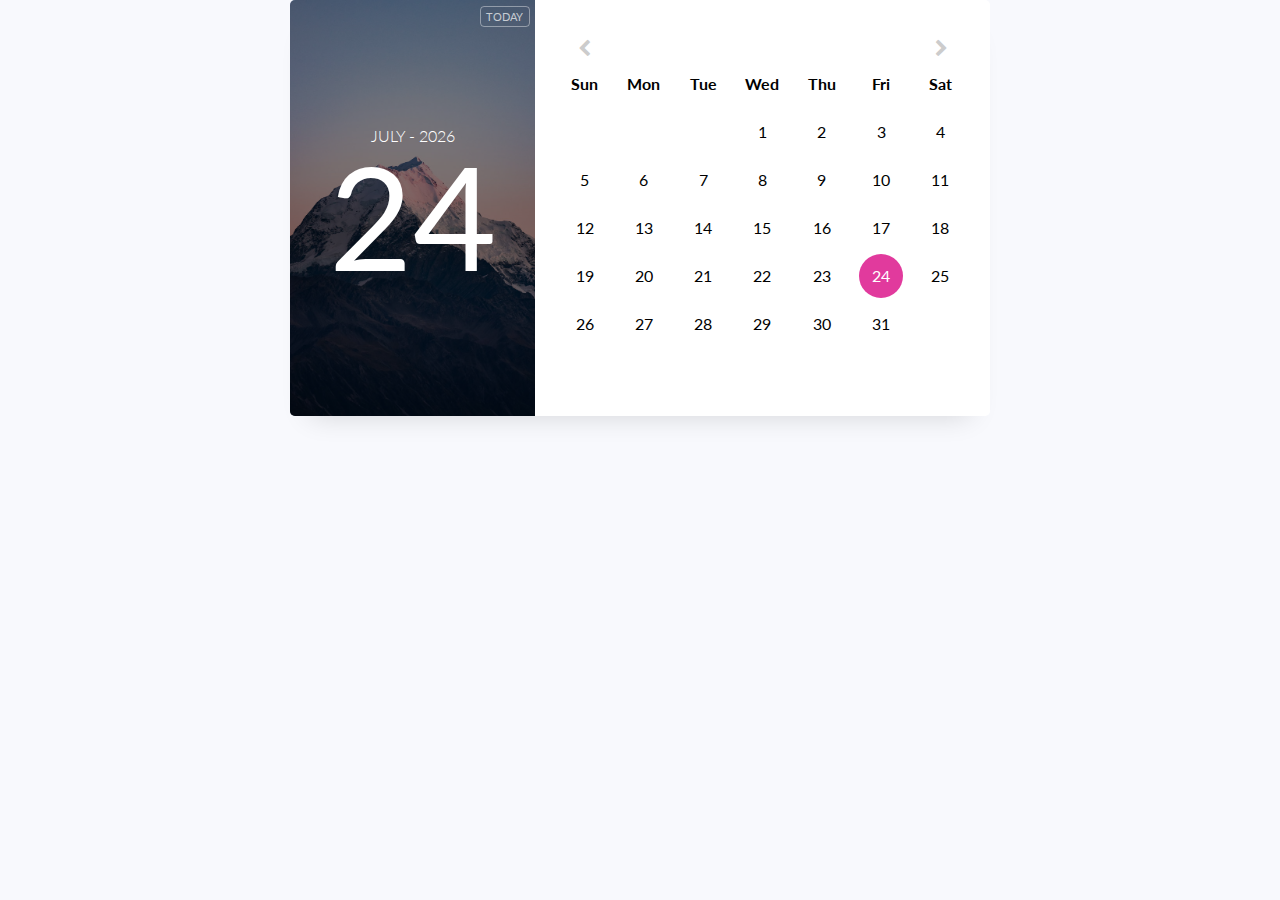
<file: assets/calendar/calendar/index.html>
<!doctype html>
<html lang="en">

<head>
	<meta charset="utf-8">
	<meta name="viewport" content="width=device-width, initial-scale=1.0">
	<link href="https://fonts.googleapis.com/css?family=Lato:300,400,700&display=swap" rel="stylesheet">
	<link rel="stylesheet" href="https://stackpath.bootstrapcdn.com/font-awesome/4.7.0/css/font-awesome.min.css">
	<link rel="stylesheet" href="css/style.css">
</head>

<body>
	<section class="section">
		<div class="container">
			<div class="row">
				<div class="col-md-12">
					<div class="elegant-calencar d-md-flex">
						<div class="wrap-header d-flex align-items-center img"
							style="background-image: url(images/bg.jpg);">
							<p id="reset">Today</p>
							<div id="header" class="p-0">
								<!-- <div class="pre-button d-flex align-items-center justify-content-center"><i class="fa fa-chevron-left"></i></div> -->
								<div class="head-info">
									<div class="head-month"></div>
									<div class="head-day"></div>
								</div>
								<!-- <div class="next-button d-flex align-items-center justify-content-center"><i class="fa fa-chevron-right"></i></div> -->
							</div>
						</div>
						<div class="calendar-wrap">
							<div class="w-100 button-wrap">
								<div class="pre-button d-flex align-items-center justify-content-center"><i class="fa fa-chevron-left"></i></div>
								<div class="next-button d-flex align-items-center justify-content-center"><i class="fa fa-chevron-right"></i></div>
							</div>
							<table id="calendar">
								<thead>
									<tr>
										<th>Sun</th>
										<th>Mon</th>
										<th>Tue</th>
										<th>Wed</th>
										<th>Thu</th>
										<th>Fri</th>
										<th>Sat</th>
									</tr>
								</thead>
								<tbody>
									<tr>
										<td></td>
										<td></td>
										<td></td>
										<td></td>
										<td></td>
										<td></td>
										<td></td>
									</tr>
									<tr>
										<td></td>
										<td></td>
										<td></td>
										<td></td>
										<td></td>
										<td></td>
										<td></td>
									</tr>
									<tr>
										<td></td>
										<td></td>
										<td></td>
										<td></td>
										<td></td>
										<td></td>
										<td></td>
									</tr>
									<tr>
										<td></td>
										<td></td>
										<td></td>
										<td></td>
										<td></td>
										<td></td>
										<td></td>
									</tr>
									<tr>
										<td></td>
										<td></td>
										<td></td>
										<td></td>
										<td></td>
										<td></td>
										<td></td>
									</tr>
									<tr>
										<td></td>
										<td></td>
										<td></td>
										<td></td>
										<td></td>
										<td></td>
										<td></td>
									</tr>
								</tbody>
							</table>
						</div>
					</div>
				</div>
			</div>
		</div>
	</section>

	<script src="js/jquery.min.js"></script>
	<script src="js/popper.js"></script>
	<script src="js/bootstrap.min.js"></script>
	<script src="js/main.js"></script>

</body>

</html>
</file>
